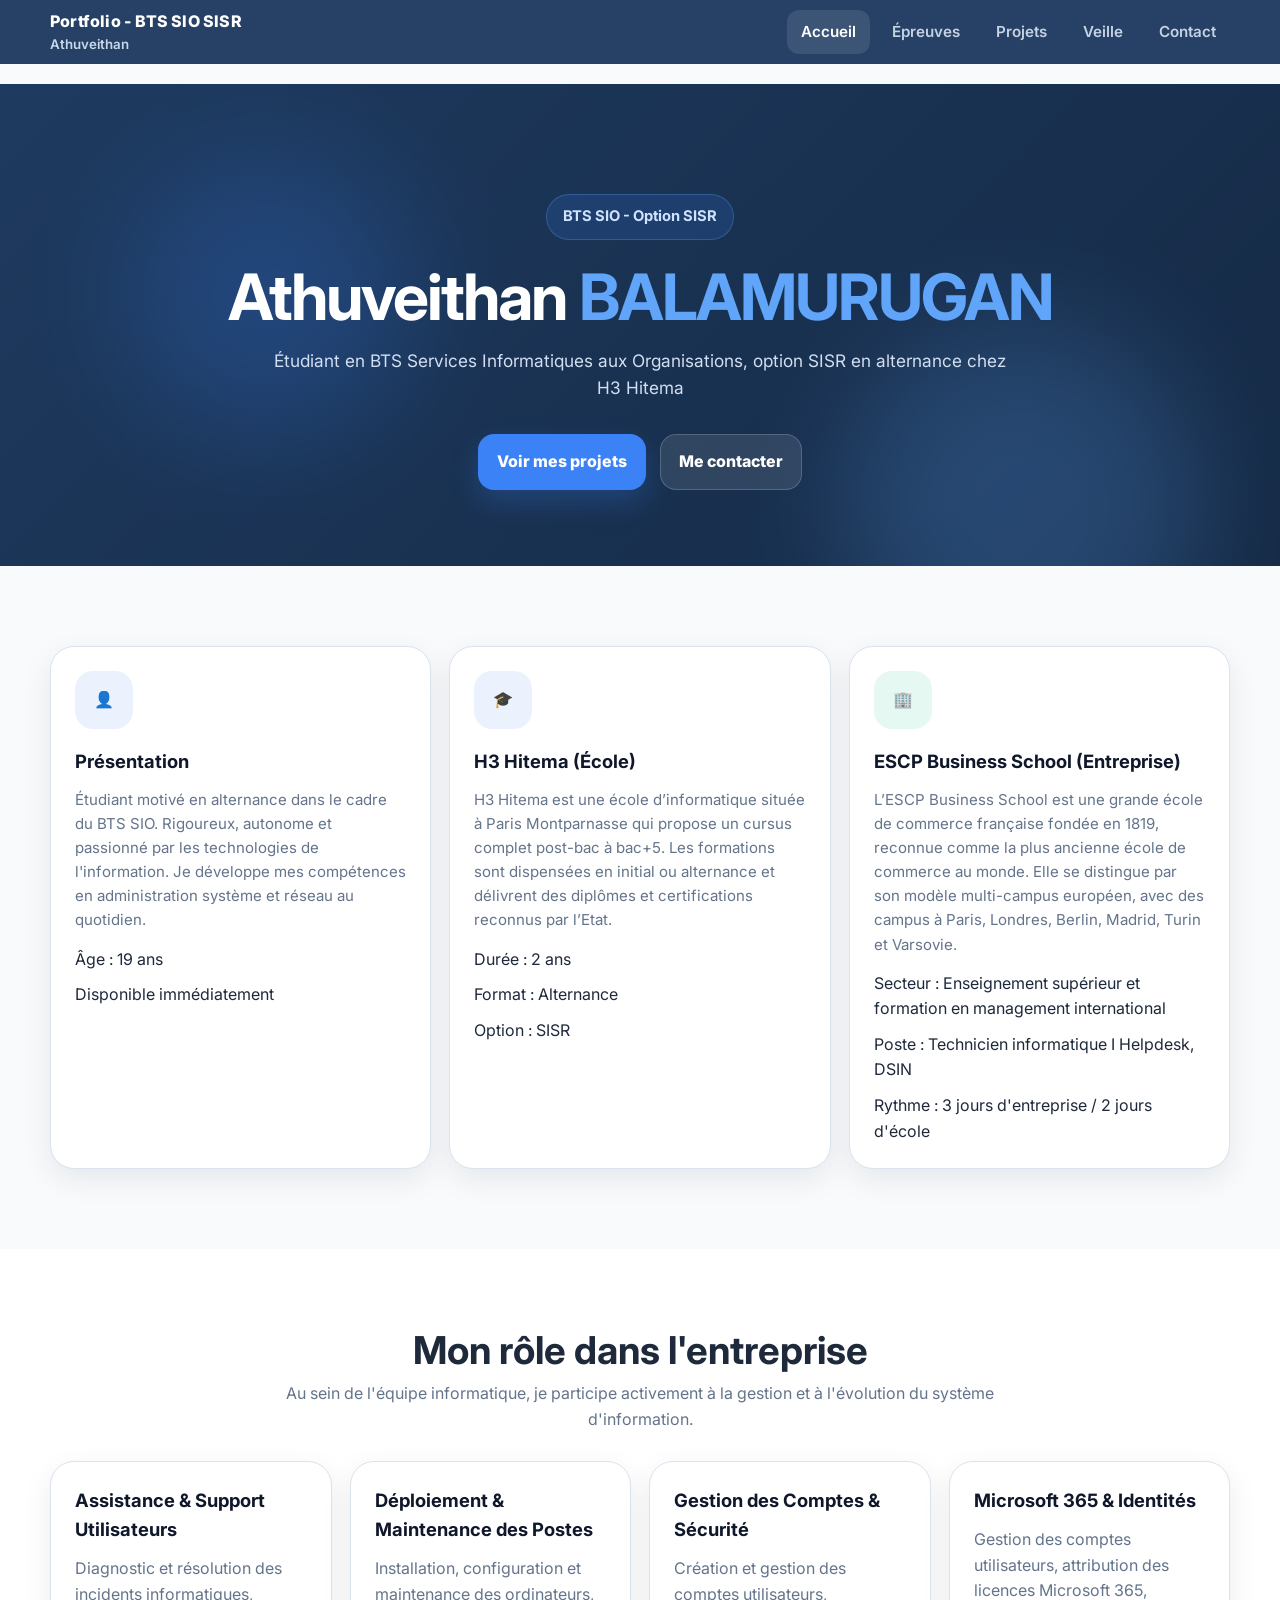
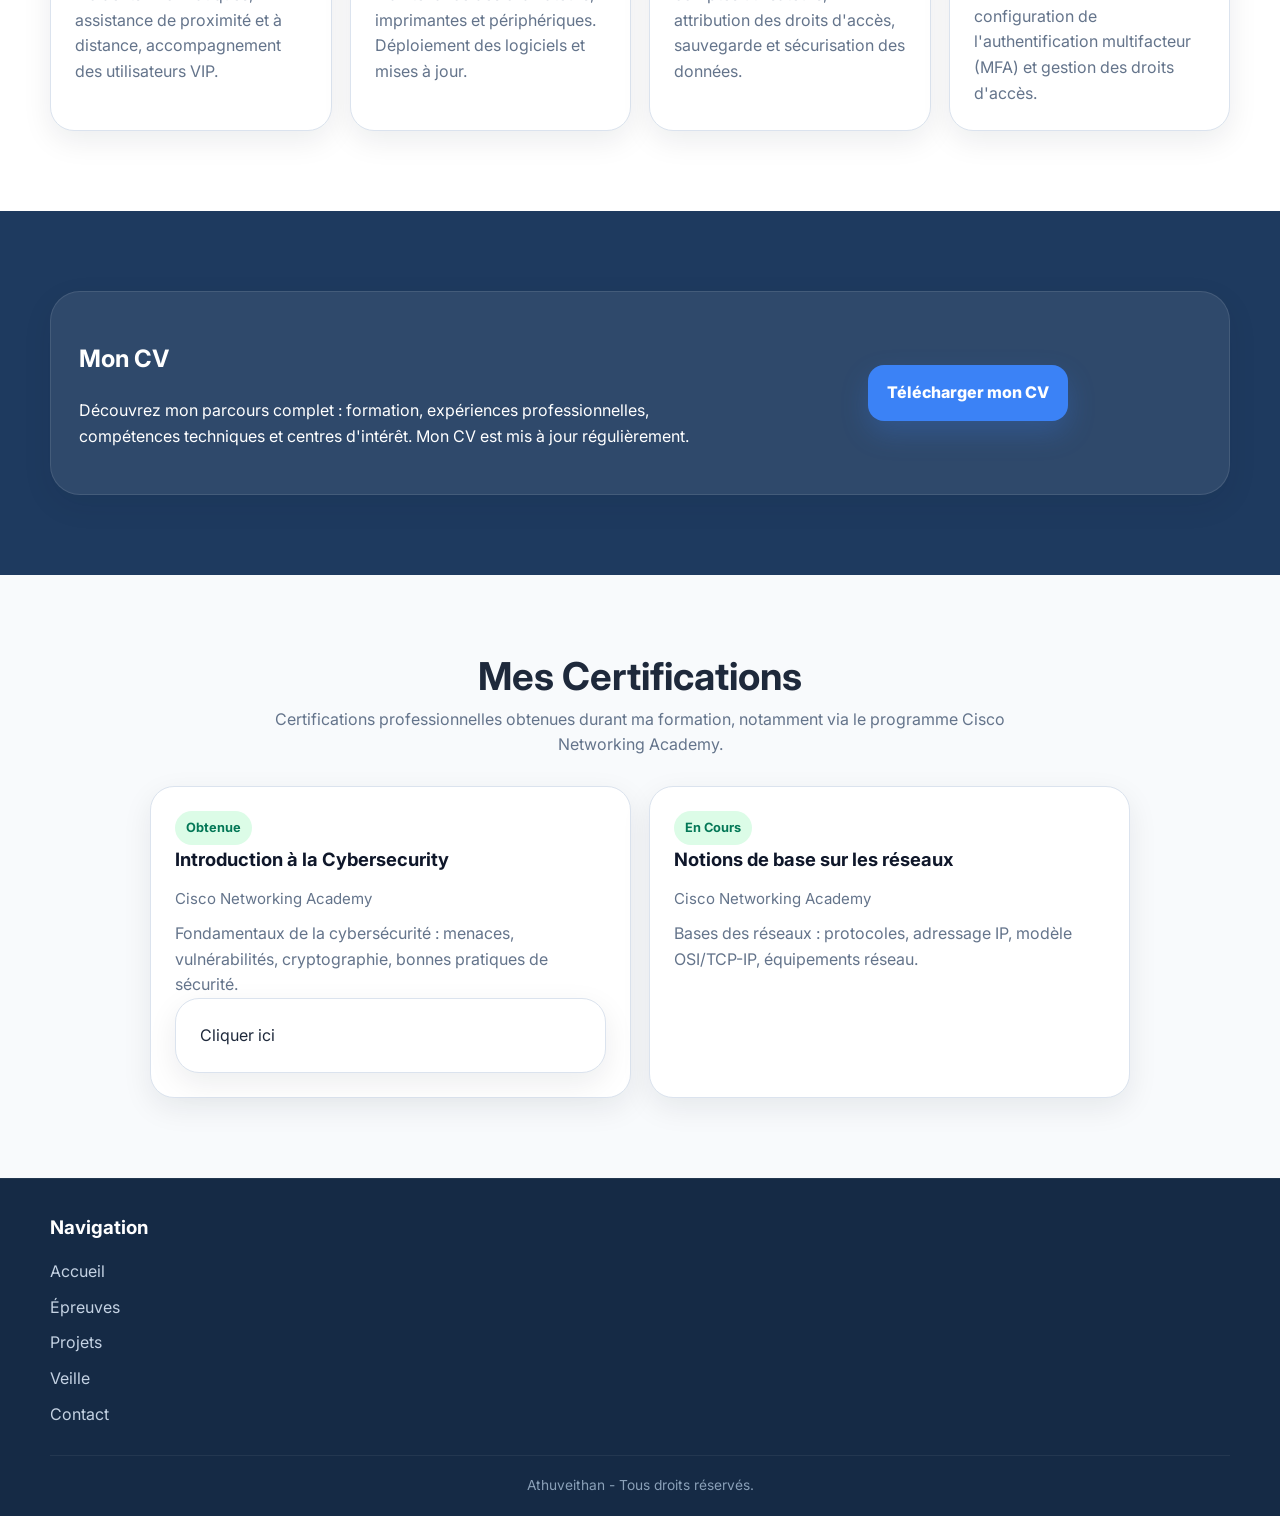
<file: index.html>
<!doctype html>
<html lang="fr">
<head>
  <meta charset="UTF-8">
  <meta name="viewport" content="width=device-width, initial-scale=1.0">
  <title>Athuveithan - Accueil</title>
  <link rel="preconnect" href="https://fonts.googleapis.com">
  <link rel="preconnect" href="https://fonts.gstatic.com" crossorigin>
  <link href="https://fonts.googleapis.com/css2?family=Inter:wght@300;400;500;600;700;800;900&display=swap" rel="stylesheet">
  <link rel="stylesheet" href="assets/css/style.css">
  <script defer src="assets/js/script.js"></script>
</head>
<body data-page="index">

<header class="navbar">
  <div class="container inner">
    <a class="brand" href="index.html">
      <div class="text">Portfolio - BTS SIO SISR<small>Athuveithan</small></div>
    </a>
    <nav class="menu desktop">
      <a data-nav="index" href="index.html">Accueil</a>
      <a data-nav="epreuves" href="epreuves.html">Épreuves</a>
      <a data-nav="projets" href="projets.html">Projets</a>
      <a data-nav="veille" href="veille.html">Veille</a>
      <a data-nav="contact" href="contact.html">Contact</a>
    </nav>
    <button class="burger" data-burger>☰</button>
  </div>
    <button class="burger" data-burger>☰</button>
  </div>
  <div class="mobile-nav" data-mobile-nav>
    <div class="container">
      <nav class="menu">
        <a data-nav="index" href="index.html">Accueil</a>
        <a data-nav="epreuves" href="epreuves.html">Épreuves</a>
        <a data-nav="projets" href="projets.html">Projets</a>
        <a data-nav="veille" href="veille.html">Veille</a>
        <a data-nav="contact" href="contact.html">Contact</a>
      </nav>
    </div>
  </div>
</header>
<div class="spacer"></div>

<section class="hero">
  <div class="orbs"></div>
  <div class="container center" style="position:relative;z-index:1">
    <div class="pill">BTS SIO - Option SISR</div>
    <h1>Athuveithan <span style="color:var(--accent-light)">BALAMURUGAN</span></h1>
    <p>Étudiant en BTS Services Informatiques aux Organisations, option SISR en alternance chez H3 Hitema</p>
    <div class="actions">
      <a class="btn primary" href="projets.html">Voir mes projets</a>
      <a class="btn ghost" href="contact.html">Me contacter</a>
    </div>
  </div>
</section>

<section class="section section-bg-soft">
  <div class="container">
    <div class="grid-3">
      <article class="card">
        <div class="icon-box primary">👤</div>
        <h3>Présentation</h3>
        <p class="text-small">Étudiant motivé en alternance dans le cadre du BTS SIO. Rigoureux, autonome et passionné par les technologies de l'information. Je développe mes compétences en administration système et réseau au quotidien.</p>
        <div class="list" style="margin-top:14px">
          <div>Âge : 19 ans</div>
          <div>Disponible immédiatement</div>
        </div>
      </article>
      <article class="card">
        <div class="icon-box accent">🎓</div>
        <h3>H3 Hitema (École)</h3>
        <p class="text-small">H3 Hitema est une école d’informatique située à Paris Montparnasse qui propose un cursus complet post-bac à bac+5. Les formations sont dispensées en initial ou alternance et délivrent des diplômes et certifications reconnus par l’Etat.</p>
        <div class="list" style="margin-top:14px">
          <div>Durée : 2 ans</div>
          <div>Format : Alternance</div>
          <div>Option : SISR</div>
        </div>
      </article>
      <article class="card">
        <div class="icon-box green">🏢</div>
        <h3>ESCP Business School (Entreprise)</h3>
        <p class="text-small">L’ESCP Business School est une grande école de commerce française fondée en 1819, reconnue comme la plus ancienne école de commerce au monde. Elle se distingue par son modèle multi-campus européen, avec des campus à Paris, Londres, Berlin, Madrid, Turin et Varsovie.</p>
        <div class="list" style="margin-top:14px">
          <div>Secteur : Enseignement supérieur et formation en management international</div>
          <div>Poste : Technicien informatique I Helpdesk, DSIN</div>
          <div>Rythme : 3 jours d'entreprise / 2 jours d'école</div>
        </div>
      </article>
    </div>
  </div>
</section>

<section class="section soft">
  <div class="container">
    <div class="section-head">
      <h2>Mon rôle dans l'entreprise</h2>
      <p>Au sein de l'équipe informatique, je participe activement à la gestion et à l'évolution du système d'information.</p>
    </div>
    <div class="grid-4">
      <div class="card"><h3>Assistance & Support Utilisateurs</h3><p>Diagnostic et résolution des incidents informatiques, assistance de proximité et à distance, accompagnement des utilisateurs VIP.</p></div>
      <div class="card"><h3>Déploiement & Maintenance des Postes</h3><p>Installation, configuration et maintenance des ordinateurs, imprimantes et périphériques. Déploiement des logiciels et mises à jour.</p></div>
      <div class="card"><h3>Gestion des Comptes & Sécurité</h3><p>Création et gestion des comptes utilisateurs, attribution des droits d'accès, sauvegarde et sécurisation des données.</p></div>
      <div class="card"><h3>Microsoft 365 & Identités</h3><p>Gestion des comptes utilisateurs, attribution des licences Microsoft 365, configuration de l'authentification multifacteur (MFA) et gestion des droits d'accès.</p></div>
    </div>
  </div>
</section>

<section class="section section-bg-primary">
  <div class="container">
    <div class="split panel dark pad" style="padding:28px">
      <div>
        <h2>Mon CV</h2>
        <p>Découvrez mon parcours complet : formation, expériences professionnelles, compétences techniques et centres d'intérêt. Mon CV est mis à jour régulièrement.</p>
      </div>
      <div style="display:flex;justify-content:center;align-items:center">
        <a class="btn primary" href="https://drive.google.com/file/d/1GjUPiR3jnZVGfM87Vt6xc9CWl4hnMm9b/view?usp=drive_link" download;style="background:#fff;color:var(--primary)">Télécharger mon CV</a>
      </div>
    </div>
  </div>
</section>

<section class="section section-bg-soft">
  <div class="container">
    <div class="section-head">
      <h2>Mes Certifications</h2>
      <p>Certifications professionnelles obtenues durant ma formation, notamment via le programme Cisco Networking Academy.</p>
    </div>
    <div class="grid-2" style="max-width:980px;margin:0 auto">
      <div class="card"><div class="meta" style="justify-content:space-between"><span class="chip green" style="background:#dcfce7;color:#047857">Obtenue</span></div><h3>Introduction à la Cybersecurity</h3><p class="text-small">Cisco Networking Academy</p><p style="margin-top:10px">Fondamentaux de la cybersécurité : menaces, vulnérabilités, cryptographie, bonnes pratiques de sécurité.</p><div class="card" onclick="window.open('https://www.credly.com/badges/10f3052a-be3d-4d53-9b45-129e3c04a3e7/public_url', '_blank')" style="cursor:pointer;">Cliquer ici</div></div> 
      <div class="card"><div class="meta" style="justify-content:space-between"><span class="chip green" style="background:#dcfce7;color:#047857">En Cours</span></div><h3>Notions de base sur les réseaux</h3><p class="text-small">Cisco Networking Academy</p><p style="margin-top:10px">Bases des réseaux : protocoles, adressage IP, modèle OSI/TCP-IP, équipements réseau.</p></div>
    </div>
  </div>
</section>

<footer class="footer">
  <div class="container">
    <div class="columns">
      <div>
        <h3>Navigation</h3>
        <ul>
          <li><a href="index.html">Accueil</a></li>
          <li><a href="epreuves.html">Épreuves</a></li>
          <li><a href="projets.html">Projets</a></li>
          <li><a href="veille.html">Veille</a></li>
          <li><a href="contact.html">Contact</a></li>
        </ul>
      </div>
    </div>
    <div class="bottom">Athuveithan - Tous droits réservés.</div>
  </div>
</footer>
</body></html>
</file>
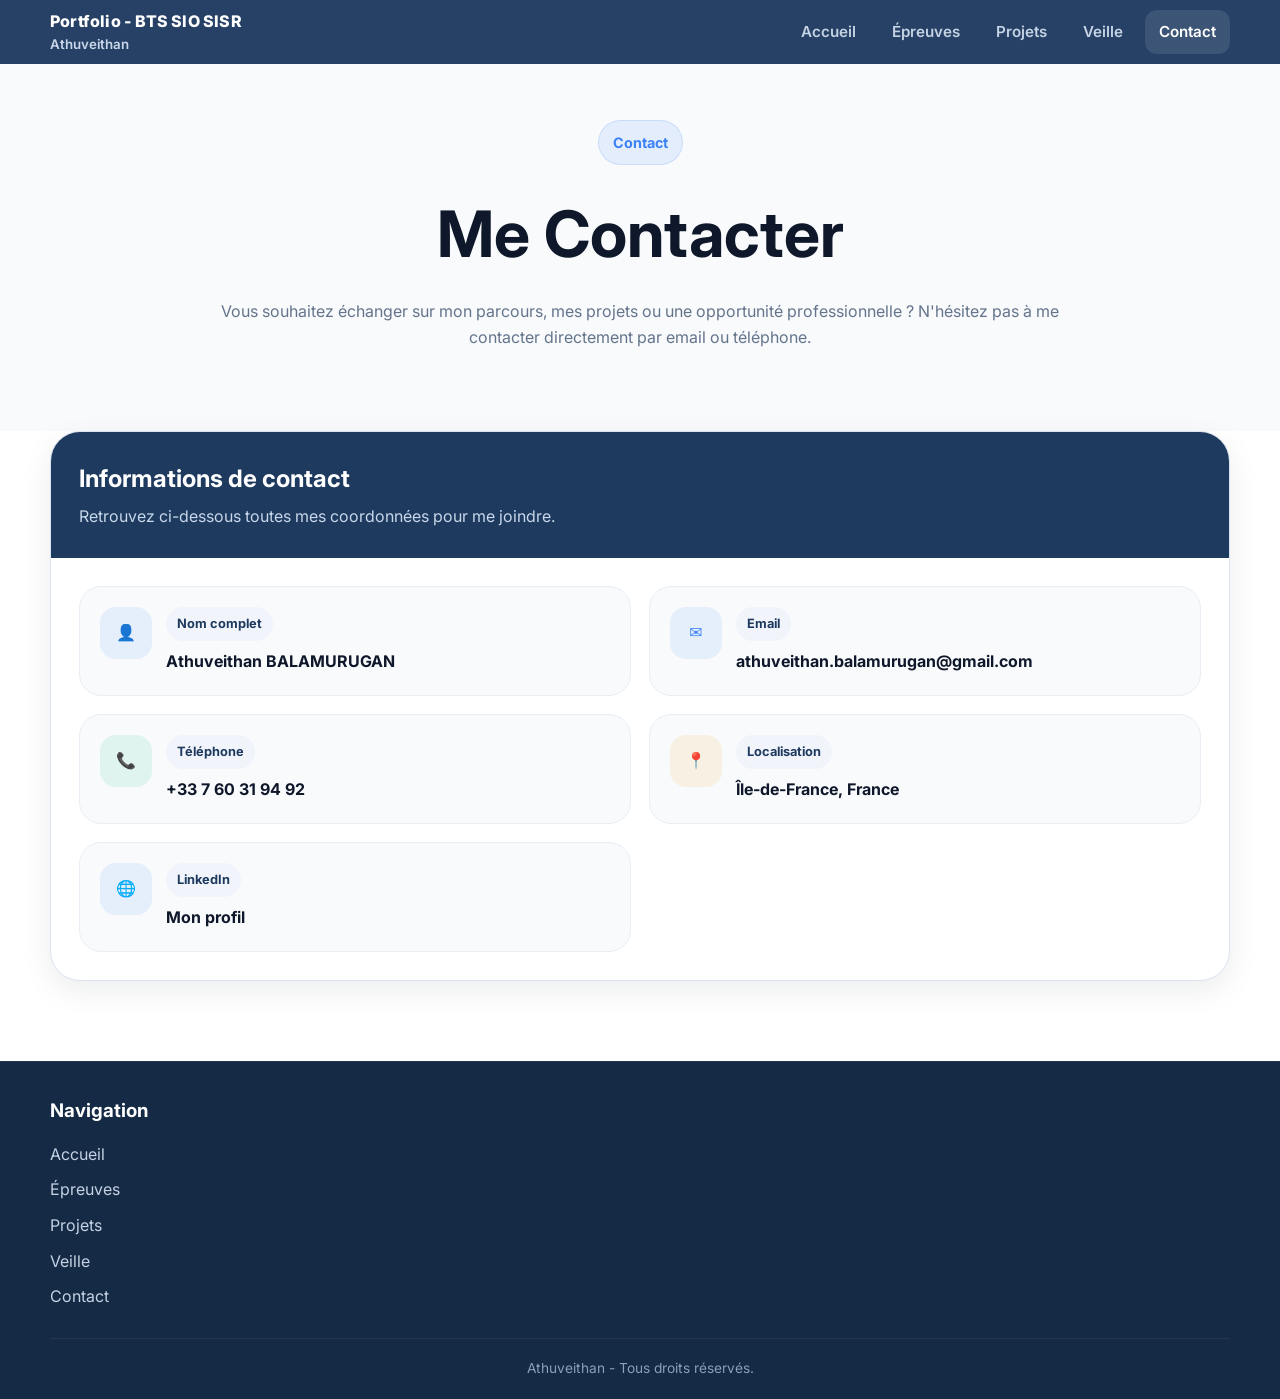
<file: contact.html>
<!doctype html>
<html lang="fr">
<head>
  <meta charset="UTF-8">
  <meta name="viewport" content="width=device-width, initial-scale=1.0">
  <title>Athuveithan - Contact</title>
  <link rel="preconnect" href="https://fonts.googleapis.com">
  <link rel="preconnect" href="https://fonts.gstatic.com" crossorigin>
  <link href="https://fonts.googleapis.com/css2?family=Inter:wght@300;400;500;600;700;800;900&display=swap" rel="stylesheet">
  <link rel="stylesheet" href="assets/css/style.css">
  <script defer src="assets/js/script.js"></script>
</head>
<body data-page="contact">

<header class="navbar">
  <div class="container inner">
    <a class="brand" href="index.html">
      <div class="text">Portfolio - BTS SIO SISR<small>Athuveithan</small></div>
    </a>
    <nav class="menu desktop">
      <a data-nav="index" href="index.html">Accueil</a>
      <a data-nav="epreuves" href="epreuves.html">Épreuves</a>
      <a data-nav="projets" href="projets.html">Projets</a>
      <a data-nav="veille" href="veille.html">Veille</a>
      <a data-nav="contact" href="contact.html">Contact</a>
    </nav>
    <button class="burger" data-burger>☰</button>
  </div>
    <button class="burger" data-burger>☰</button>
  </div>
  <div class="mobile-nav" data-mobile-nav>
    <div class="container">
      <nav class="menu">
        <a data-nav="index" href="index.html">Accueil</a>
        <a data-nav="epreuves" href="epreuves.html">Épreuves</a>
        <a data-nav="projets" href="projets.html">Projets</a>
        <a data-nav="veille" href="veille.html">Veille</a>
        <a data-nav="contact" href="contact.html">Contact</a>
      </nav>
    </div>
  </div>
</header>
<div class="spacer"></div>

<section class="section section-bg-soft" style="padding-top:36px">
  <div class="container center">
    <div class="badge">Contact</div>
    <h1 style="font-size:clamp(2.4rem,5vw,4rem);margin:18px 0 14px;color:#0f172a">Me Contacter</h1>
    <p style="max-width:900px;margin:0 auto;color:var(--muted)">Vous souhaitez échanger sur mon parcours, mes projets ou une opportunité professionnelle ? N'hésitez pas à me contacter directement par email ou téléphone.</p>
  </div>
</section>

<section class="section soft" style="padding-top:0">
  <div class="container">
    <div class="panel pad" style="padding:0;overflow:hidden">
      <div style="background:var(--primary);color:#fff;padding:28px">
        <h2 style="margin:0 0 6px">Informations de contact</h2>
        <p style="margin:0;color:#c8d7ea">Retrouvez ci-dessous toutes mes coordonnées pour me joindre.</p>
      </div>
      <div style="padding:28px">
        <div class="contact-grid">
          <div class="contact-item"><div class="bubble primary">👤</div><div><div class="chip" style="margin-bottom:8px">Nom complet</div><div style="font-weight:700;color:#0f172a">Athuveithan BALAMURUGAN</div></div></div>
          <div class="contact-item"><div class="bubble accent">✉️</div><div><div class="chip" style="margin-bottom:8px">Email</div><div style="font-weight:700;color:#0f172a">athuveithan.balamurugan@gmail.com</div></div></div>
          <div class="contact-item"><div class="bubble green">📞</div><div><div class="chip" style="margin-bottom:8px">Téléphone</div><div style="font-weight:700;color:#0f172a">+33 7 60 31 94 92</div></div></div>
          <div class="contact-item"><div class="bubble amber">📍</div><div><div class="chip" style="margin-bottom:8px">Localisation</div><div style="font-weight:700;color:#0f172a">Île-de-France, France</div></div></div>
          <a class="contact-item" href="https://www.linkedin.com/in/athuveithan-balamurugan-00499837a" target="_blank" rel="noopener noreferrer" style="display:flex;align-items:flex-start;justify-content:space-between;gap:14px"><div style="display:flex;align-items:flex-start;gap:14px"><div class="bubble primary">🌐</div><div><div class="chip" style="margin-bottom:8px">LinkedIn</div><div style="font-weight:700;color:#0f172a">Mon profil</div></div></div></a>
    </div>
  </div>
</section>

<footer class="footer">
  <div class="container">
    <div class="columns">
      <div>
        <h3>Navigation</h3>
        <ul>
          <li><a href="index.html">Accueil</a></li>
          <li><a href="epreuves.html">Épreuves</a></li>
          <li><a href="projets.html">Projets</a></li>
          <li><a href="veille.html">Veille</a></li>
          <li><a href="contact.html">Contact</a></li>
        </ul>
      </div>
    </div>
    <div class="bottom">Athuveithan - Tous droits réservés.</div>
  </div>
</footer>
</body></html>
</file>
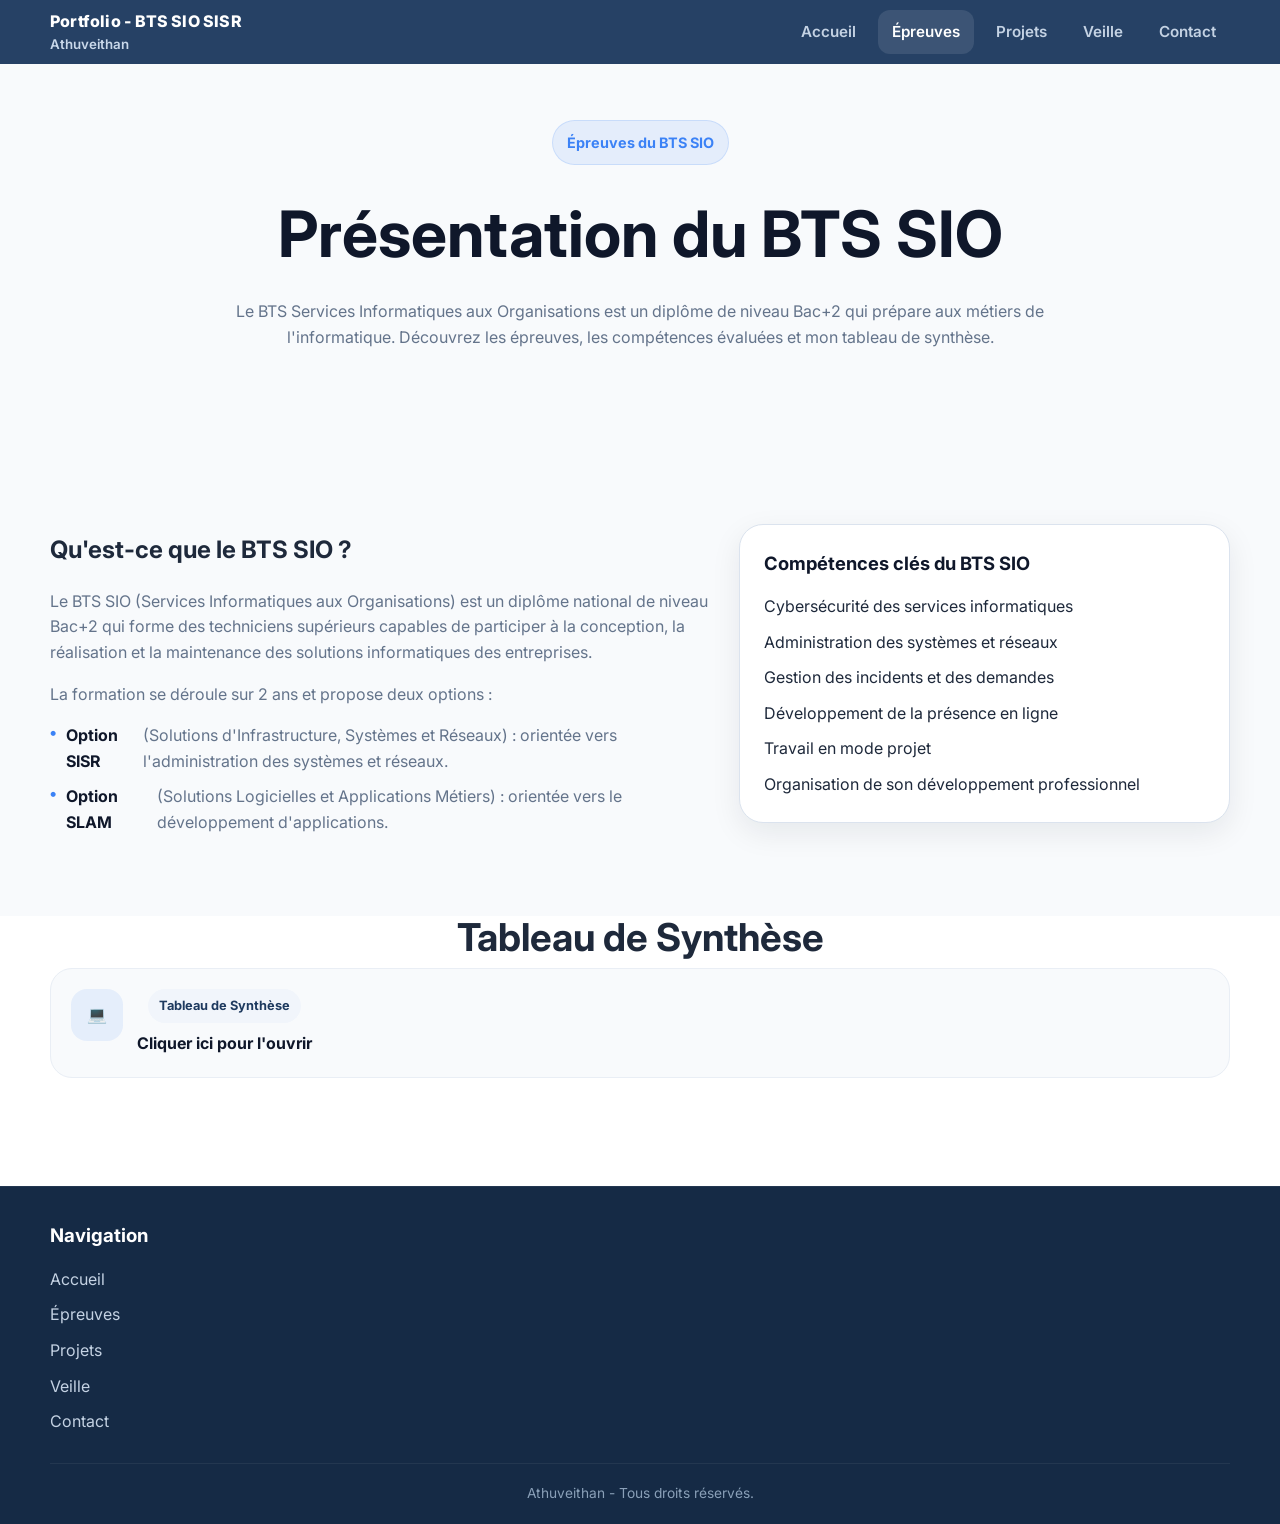
<file: epreuves.html>
<!doctype html>
<html lang="fr">
<head>
  <meta charset="UTF-8">
  <meta name="viewport" content="width=device-width, initial-scale=1.0">
  <title>Athuveithan - Épreuves</title>
  <link rel="preconnect" href="https://fonts.googleapis.com">
  <link rel="preconnect" href="https://fonts.gstatic.com" crossorigin>
  <link href="https://fonts.googleapis.com/css2?family=Inter:wght@300;400;500;600;700;800;900&display=swap" rel="stylesheet">
  <link rel="stylesheet" href="assets/css/style.css">
  <script defer src="assets/js/script.js"></script>
</head>
<body data-page="epreuves">

<header class="navbar">
  <div class="container inner">
    <a class="brand" href="index.html">
      <div class="text">Portfolio - BTS SIO SISR<small>Athuveithan</small></div>
    </a>
    <nav class="menu desktop">
      <a data-nav="index" href="index.html">Accueil</a>
      <a data-nav="epreuves" href="epreuves.html">Épreuves</a>
      <a data-nav="projets" href="projets.html">Projets</a>
      <a data-nav="veille" href="veille.html">Veille</a>
      <a data-nav="contact" href="contact.html">Contact</a>
    </nav>
    <button class="burger" data-burger>☰</button>
  </div>
  <div class="mobile-nav" data-mobile-nav>
    <div class="container">
      <nav class="menu">
        <a data-nav="index" href="index.html">Accueil</a>
        <a data-nav="epreuves" href="epreuves.html">Épreuves</a>
        <a data-nav="projets" href="projets.html">Projets</a>
        <a data-nav="veille" href="veille.html">Veille</a>
        <a data-nav="contact" href="contact.html">Contact</a>
      </nav>
    </div>
  </div>
</header>
<div class="spacer"></div>

<section class="section section-bg-soft" style="padding-top:36px">
  <div class="container center">
    <div class="badge">Épreuves du BTS SIO</div>
    <h1 style="font-size:clamp(2.4rem,5vw,4rem);margin:18px 0 14px;color:#0f172a">Présentation du BTS SIO</h1>
    <p style="max-width:860px;margin:0 auto;color:var(--muted)">Le BTS Services Informatiques aux Organisations est un diplôme de niveau Bac+2 qui prépare aux métiers de l'informatique. Découvrez les épreuves, les compétences évaluées et mon tableau de synthèse.</p>
  </div>
</section>

<section class="section section-bg-soft">
  <div class="container split" style="align-items:center">
    <div>
      <h2>Qu'est-ce que le BTS SIO ?</h2>
      <div class="muted">
        <p>Le BTS SIO (Services Informatiques aux Organisations) est un diplôme national de niveau Bac+2 qui forme des techniciens supérieurs capables de participer à la conception, la réalisation et la maintenance des solutions informatiques des entreprises.</p>
        <p>La formation se déroule sur 2 ans et propose deux options :</p>
        <ul class="list">
          <li><strong style="color:#0f172a">Option SISR</strong> (Solutions d'Infrastructure, Systèmes et Réseaux) : orientée vers l'administration des systèmes et réseaux.</li>
          <li><strong style="color:#0f172a">Option SLAM</strong> (Solutions Logicielles et Applications Métiers) : orientée vers le développement d'applications.</li>
        </ul>
      </div>
    </div>
    <div class="card">
      <h3>Compétences clés du BTS SIO</h3>
      <div class="list" style="margin-top:16px">
        <div>Cybersécurité des services informatiques</div>
        <div>Administration des systèmes et réseaux</div>
        <div>Gestion des incidents et des demandes</div>
        <div>Développement de la présence en ligne</div>
        <div>Travail en mode projet</div>
        <div>Organisation de son développement professionnel</div>
      </div>
    </div>
  </div>
</section>


<section class="section soft" style="padding-top:0">
  <div class="container">
    <div class="section-head">
      <h2>Tableau de Synthèse</h2>
      <a class="contact-item" href="https://docs.google.com/spreadsheets/d/1Zg17cMqpMuFQ_Waj0k4v3a5KeVHaVWCUSObmd6skOls/edit?usp=sharing" target="_blank" rel="noopener noreferrer" style="display:flex;align-items:flex-start;justify-content:space-between;gap:14px"><div style="display:flex;align-items:flex-start;gap:14px"><div class="bubble primary">💻</div><div><div class="chip" style="margin-bottom:8px">Tableau de Synthèse</div><div style="font-weight:700;color:#0f172a">Cliquer ici pour l'ouvrir</div></div></div></a>
    </div>
</section>

<footer class="footer">
  <div class="container">
    <div class="columns">
      <div>
        <h3>Navigation</h3>
        <ul>
          <li><a href="index.html">Accueil</a></li>
          <li><a href="epreuves.html">Épreuves</a></li>
          <li><a href="projets.html">Projets</a></li>
          <li><a href="veille.html">Veille</a></li>
          <li><a href="contact.html">Contact</a></li>
        </ul>
      </div>
    </div>
    <div class="bottom">Athuveithan - Tous droits réservés.</div>
  </div>
</footer>
</body></html>
</file>
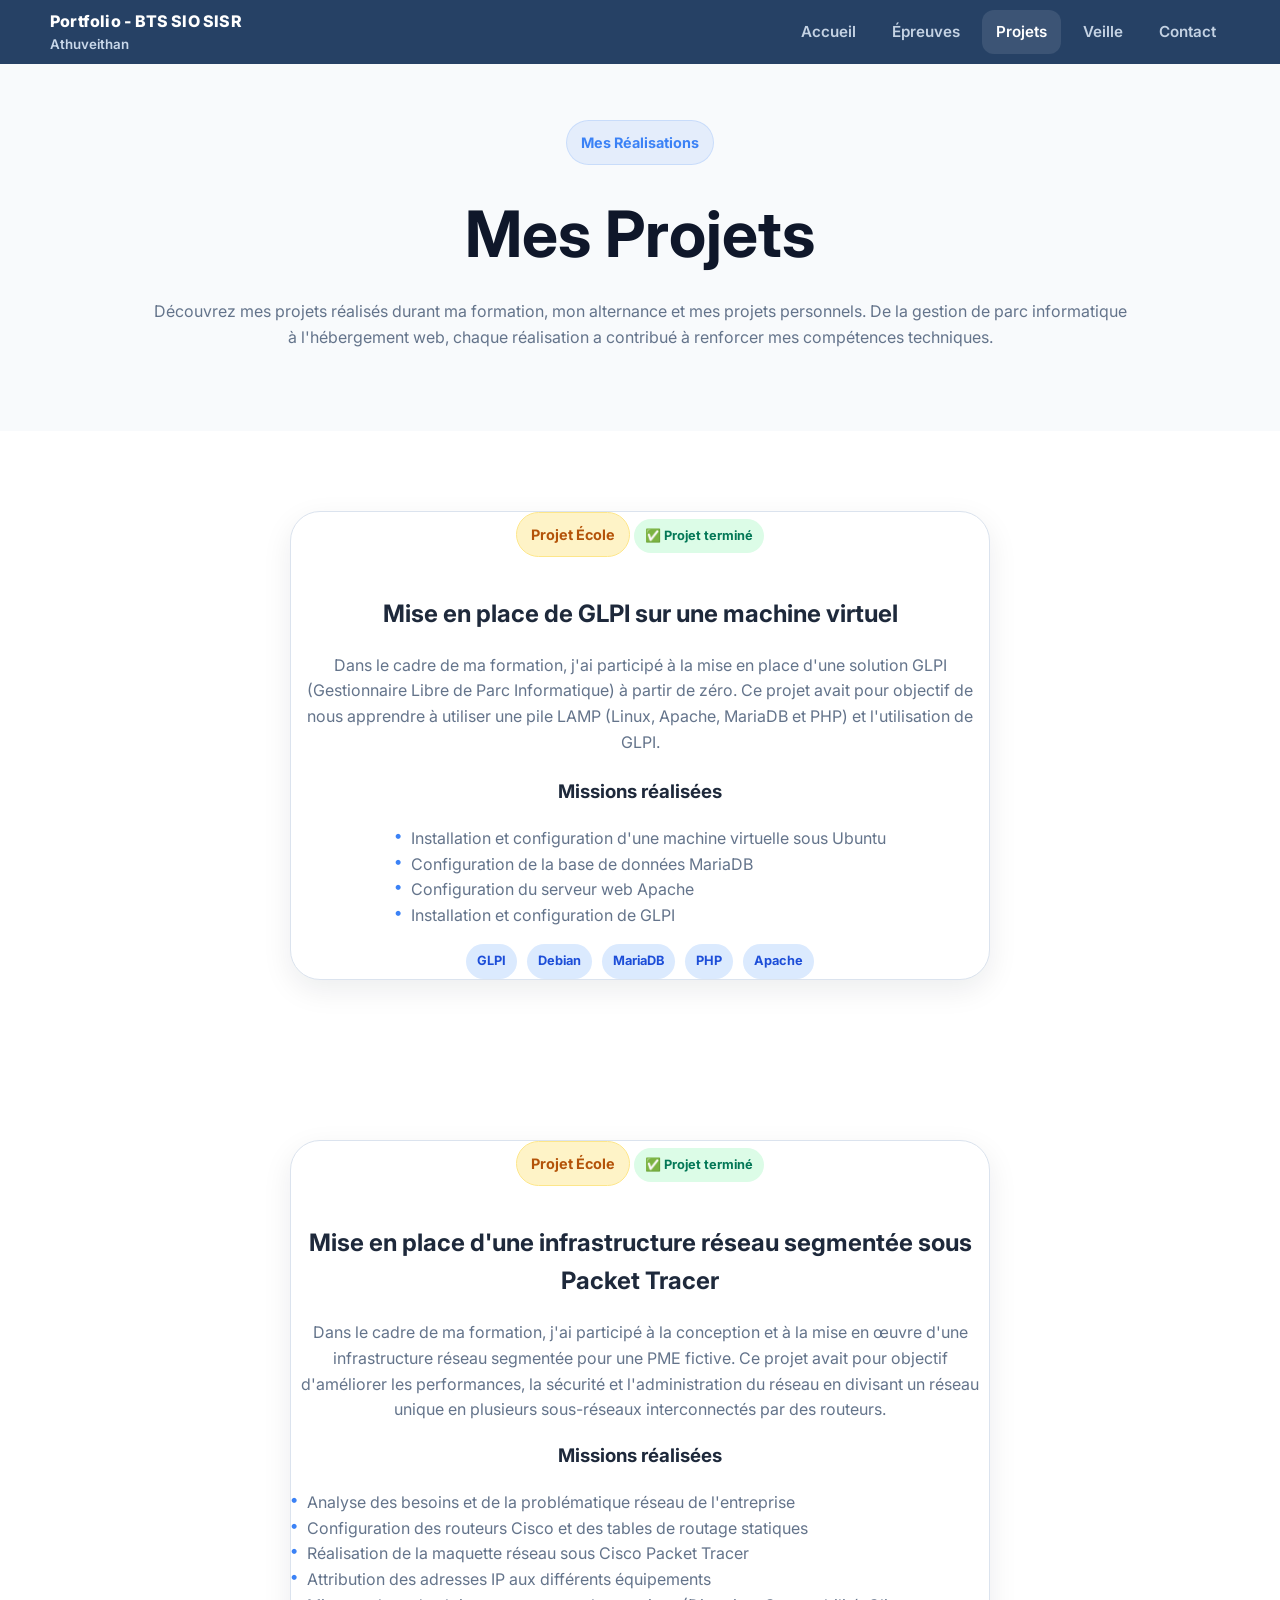
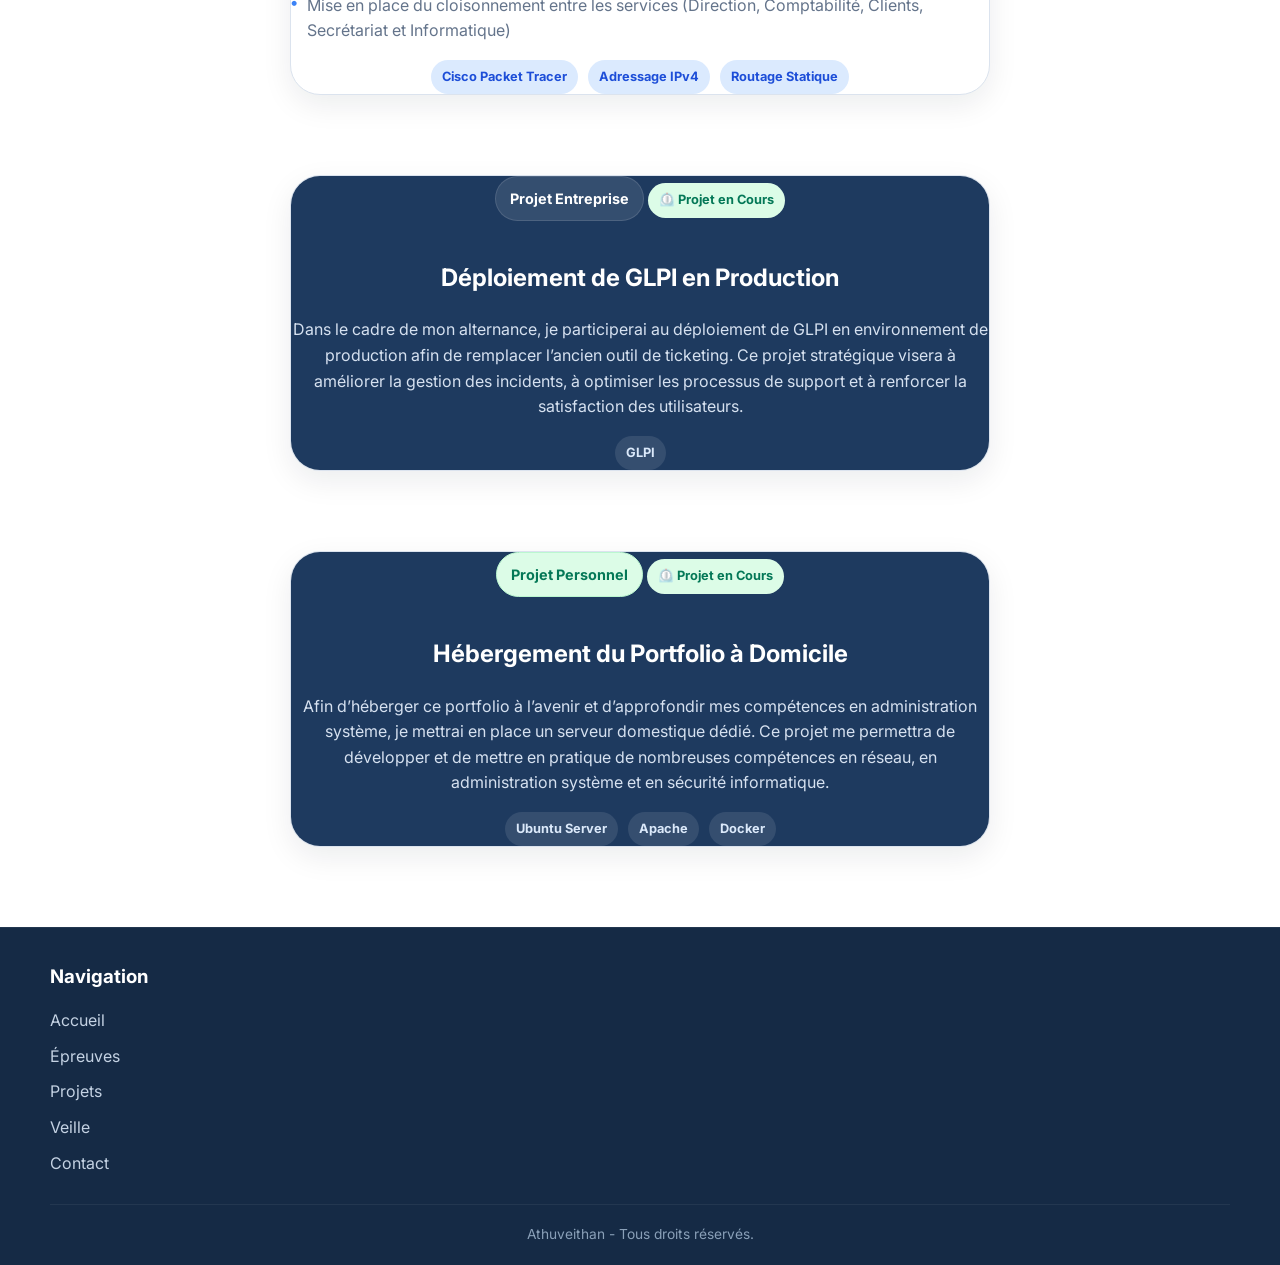
<file: projets.html>
<!doctype html>
<html lang="fr">
<head>
  <meta charset="UTF-8">
  <meta name="viewport" content="width=device-width, initial-scale=1.0">
  <title>Athuveithan - Projets</title>
  <link rel="preconnect" href="https://fonts.googleapis.com">
  <link rel="preconnect" href="https://fonts.gstatic.com" crossorigin>
  <link href="https://fonts.googleapis.com/css2?family=Inter:wght@300;400;500;600;700;800;900&display=swap" rel="stylesheet">
  <link rel="stylesheet" href="assets/css/style.css">
  <script defer src="assets/js/script.js"></script>
</head>
<body data-page="projets">

<header class="navbar">
  <div class="container inner">
    <a class="brand" href="index.html">
      <div class="text">Portfolio - BTS SIO SISR<small>Athuveithan</small></div>
    </a>
    <nav class="menu desktop">
      <a data-nav="index" href="index.html">Accueil</a>
      <a data-nav="epreuves" href="epreuves.html">Épreuves</a>
      <a data-nav="projets" href="projets.html">Projets</a>
      <a data-nav="veille" href="veille.html">Veille</a>
      <a data-nav="contact" href="contact.html">Contact</a>
    </nav>
    <button class="burger" data-burger>☰</button>
  </div>
    <button class="burger" data-burger>☰</button>
  </div>
  <div class="mobile-nav" data-mobile-nav>
    <div class="container">
      <nav class="menu">
        <a data-nav="index" href="index.html">Accueil</a>
        <a data-nav="epreuves" href="epreuves.html">Épreuves</a>
        <a data-nav="projets" href="projets.html">Projets</a>
        <a data-nav="veille" href="veille.html">Veille</a>
        <a data-nav="contact" href="contact.html">Contact</a>
      </nav>
    </div>
  </div>
</header>
<div class="spacer"></div>

<section class="section section-bg-soft" style="padding-top:36px">
  <div class="container center">
    <div class="badge">Mes Réalisations</div>
    <h1 style="font-size:clamp(2.4rem,5vw,4rem);margin:18px 0 14px;color:#0f172a">Mes Projets</h1>
    <p style="max-width:980px;margin:0 auto;color:var(--muted)">Découvrez mes projets réalisés durant ma formation, mon alternance et mes projets personnels. De la gestion de parc informatique à l'hébergement web, chaque réalisation a contribué à renforcer mes compétences techniques.</p>
  </div>
</section>

<section class="section soft">
  <div class="container" style="display:flex;justify-content:center;">
    <div class="panel" style="width:min(100%,700px);overflow:hidden;">
      <div class="pad" style="text-align:center;">
        <div class="badge" style="margin-bottom:18px;background:#fef3c7;border-color:#fde68a;color:#b45309">Projet École</div>
        <div class="chip green" style="margin-bottom:16px">✅ Projet terminé</div>
        <h2>Mise en place de GLPI sur une machine virtuel</h2>
        <p class="muted">Dans le cadre de ma formation, j'ai participé à la mise en place d'une solution GLPI (Gestionnaire Libre de Parc Informatique) à partir de zéro. Ce projet avait pour objectif de nous apprendre à utiliser une pile LAMP (Linux, Apache, MariaDB et PHP) et l'utilisation de GLPI.</p>
        <h3 style="margin-top:22px">Missions réalisées</h3>
        <ul class="list" style="text-align:left;display:inline-block;">
          <li>Installation et configuration d'une machine virtuelle sous Ubuntu</li>
          <li>Configuration de la base de données MariaDB</li>
          <li>Configuration du serveur web Apache</li>
          <li>Installation et configuration de GLPI</li>
        </ul>
        <div style="margin-top:16px;display:flex;justify-content:center;flex-wrap:wrap;gap:10px">
          <span class="chip blue">GLPI</span><span class="chip blue">Debian</span><span class="chip blue">MariaDB</span><span class="chip blue">PHP</span><span class="chip blue">Apache</span>
        </div>
      </div>
    </div>
  </div>
</section>

<section class="section soft">
  <div class="container" style="display:flex;justify-content:center;">
    <div class="panel" style="width:min(100%,700px);overflow:hidden;">
      <div class="pad" style="text-align:center;">
        <div class="badge" style="margin-bottom:18px;background:#fef3c7;border-color:#fde68a;color:#b45309">Projet École</div>
        <div class="chip green" style="margin-bottom:16px">✅ Projet terminé</div>
        <h2>Mise en place d'une infrastructure réseau segmentée sous Packet Tracer</h2>
        <p class="muted">Dans le cadre de ma formation, j'ai participé à la conception et à la mise en œuvre d'une infrastructure réseau segmentée pour une PME fictive. Ce projet avait pour objectif d'améliorer les performances, la sécurité et l'administration du réseau en divisant un réseau unique en plusieurs sous-réseaux interconnectés par des routeurs.</p>
        <h3 style="margin-top:22p x">Missions réalisées</h3>
        <ul class="list" style="text-align:left;display:inline-block;">
          <li>Analyse des besoins et de la problématique réseau de l'entreprise</li>
          <li>Configuration des routeurs Cisco et des tables de routage statiques</li>
          <li>Réalisation de la maquette réseau sous Cisco Packet Tracer</li>
          <li>Attribution des adresses IP aux différents équipements</li>
          <li>Mise en place du cloisonnement entre les services (Direction, Comptabilité, Clients, Secrétariat et Informatique)</li>
        </ul>
        <div style="margin-top:16px;display:flex;justify-content:center;flex-wrap:wrap;gap:10px">
          <span class="chip blue">Cisco Packet Tracer</span><span class="chip blue">Adressage IPv4</span><span class="chip blue">Routage Statique</span>
        </div>
      </div>
    </div>
  </div>
</section>

<section class="section soft" style="padding-top:0">
  <div class="container" style="display:flex;justify-content:center;">
    <div class="panel" style="width:min(100%,700px);overflow:hidden;">
      <div class="pad" style="background:var(--primary);color:#fff;text-align:center;">
        <div class="badge dark" style="margin-bottom:18px">Projet Entreprise</div>
        <div class="chip green" style="margin-bottom:16px">⏲️ Projet en Cours </div>
        <h2>Déploiement de GLPI en Production</h2>
        <p style="color:#d6e1f0">Dans le cadre de mon alternance, je participerai au déploiement de GLPI en environnement de production afin de remplacer l’ancien outil de ticketing. Ce projet stratégique visera à améliorer la gestion des incidents, à optimiser les processus de support et à renforcer la satisfaction des utilisateurs.</p>
        <div style="margin-top:16px;display:flex;justify-content:center;flex-wrap:wrap;gap:10px">
          <span class="chip blue" style="background:rgba(255,255,255,.10);color:#dbe9fa">GLPI</span>
        </div>
      </div>
    </div>
  </div>
</section>

<section class="section soft" style="padding-top:0">
  <div class="container" style="display:flex;justify-content:center;">
    <div class="panel" style="width:min(100%,700px);overflow:hidden;">
      <div class="pad" style="background:var(--primary);color:#fff;text-align:center;">
        <div class="badge" style="margin-bottom:18px;background:#dcfce7;border-color:#bbf7d0;color:#047857">Projet Personnel</div>
        <div class="chip green" style="margin-bottom:16px">⏲️ Projet en Cours </div>
        <h2>Hébergement du Portfolio à Domicile</h2>
        <p style="color:#d6e1f0">Afin d’héberger ce portfolio à l’avenir et d’approfondir mes compétences en administration système, je mettrai en place un serveur domestique dédié. Ce projet me permettra de développer et de mettre en pratique de nombreuses compétences en réseau, en administration système et en sécurité informatique.</p>
        <div style="margin-top:16px;display:flex;justify-content:center;flex-wrap:wrap;gap:10px">
          <span class="chip blue"style="background:rgba(255,255,255,.10);color:#dbe9fa">Ubuntu Server</span><span class="chip blue"style="background:rgba(255,255,255,.10);color:#dbe9fa">Apache</span><span class="chip blue"style="background:rgba(255,255,255,.10);color:#dbe9fa">Docker</span>
      </div>
    </div>
  </div>
</section>

<footer class="footer">
  <div class="container">
    <div class="columns">
      <div>
        <h3>Navigation</h3>
        <ul>
          <li><a href="index.html">Accueil</a></li>
          <li><a href="epreuves.html">Épreuves</a></li>
          <li><a href="projets.html">Projets</a></li>
          <li><a href="veille.html">Veille</a></li>
          <li><a href="contact.html">Contact</a></li>
        </ul>
      </div>
    </div>
    <div class="bottom">Athuveithan - Tous droits réservés.</div>
  </div>
</footer>
</body></html>
</file>
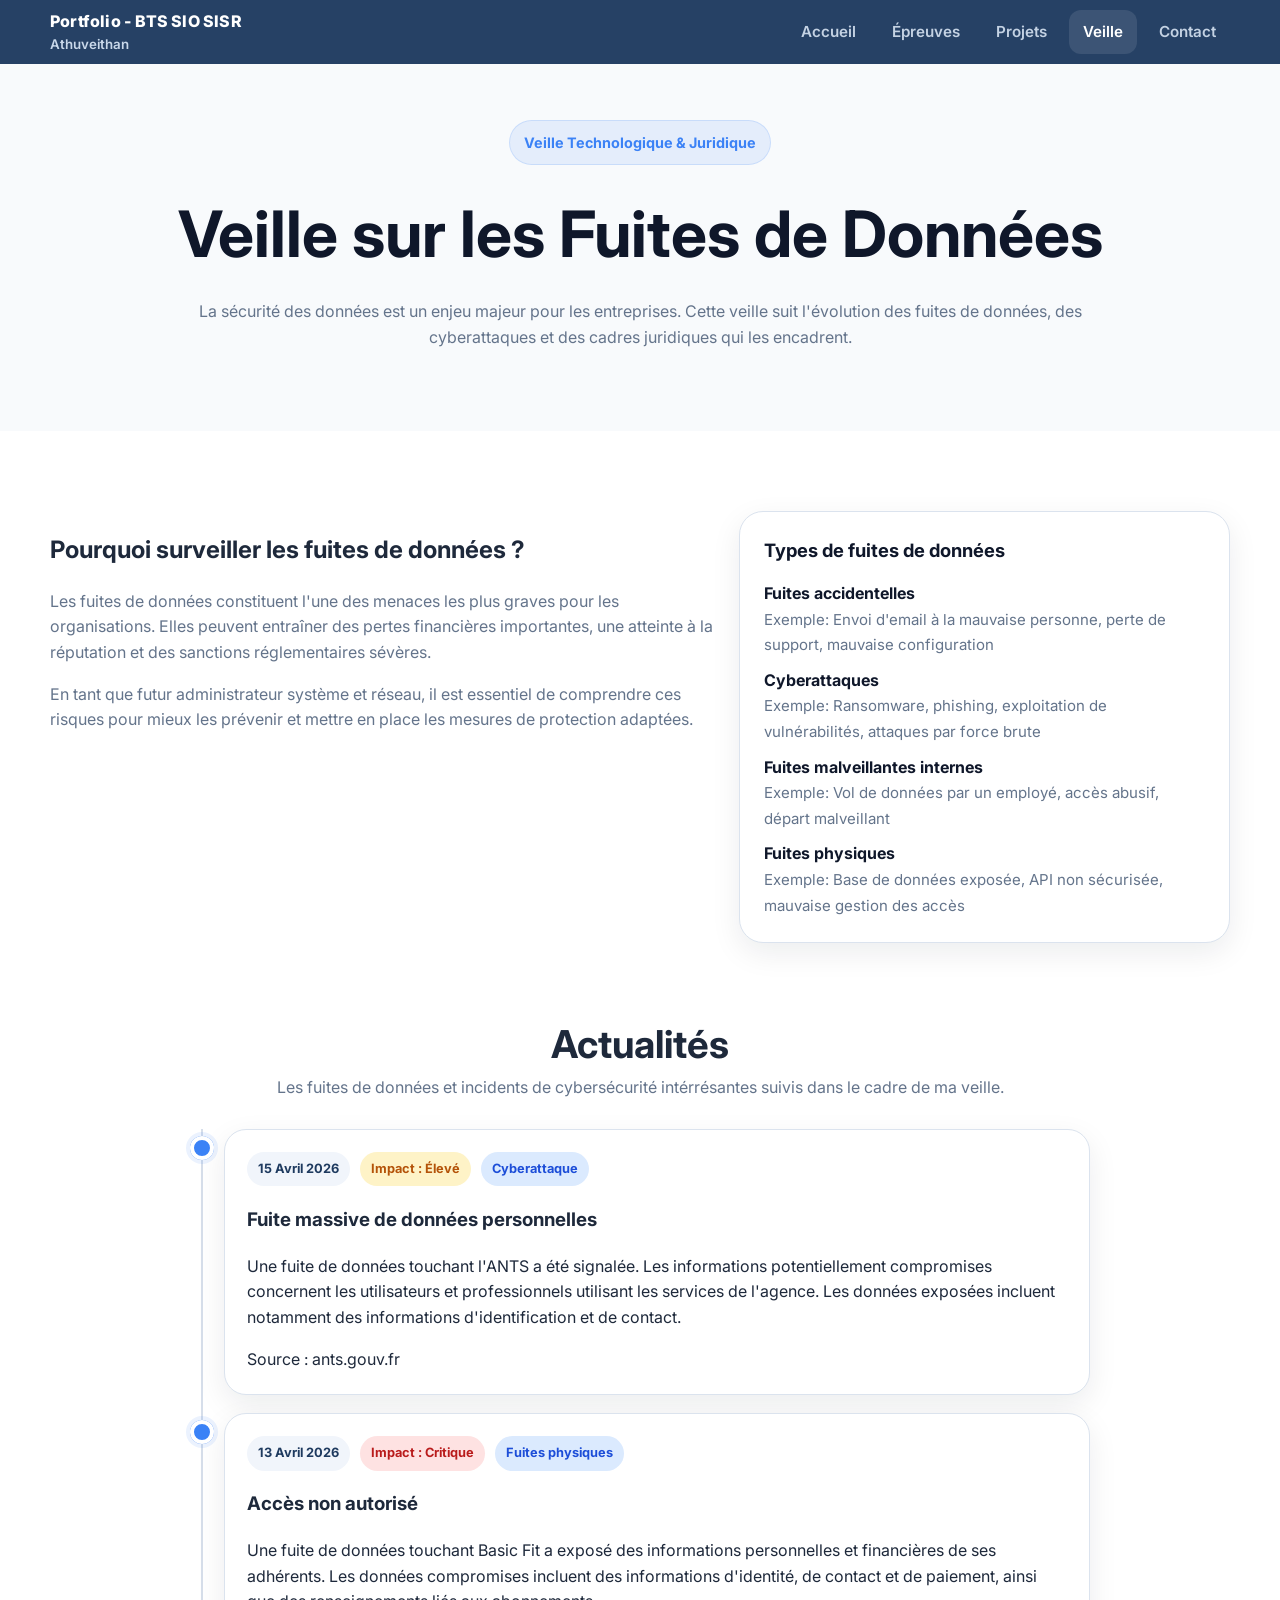
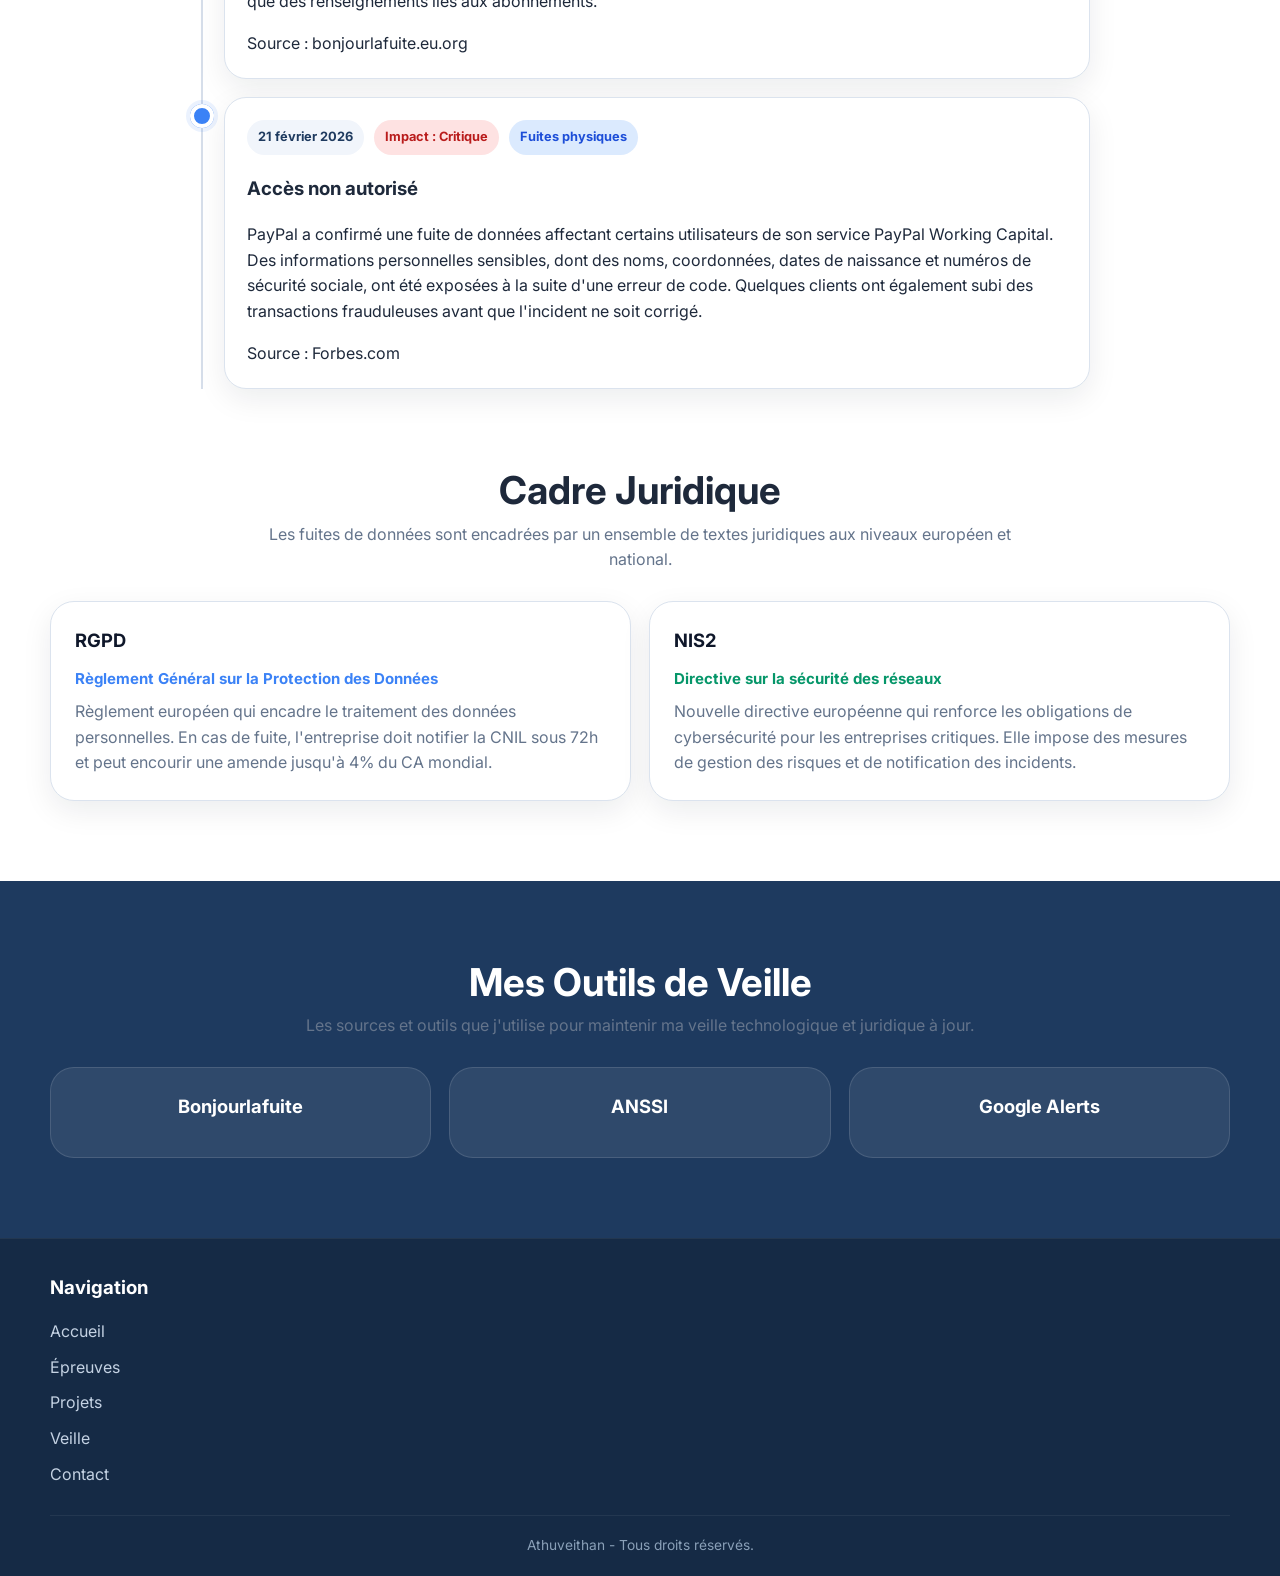
<file: veille.html>
<!doctype html>
<html lang="fr">
<head>
  <meta charset="UTF-8">
  <meta name="viewport" content="width=device-width, initial-scale=1.0">
  <title>Athuveithan - Veille</title>
  <link rel="preconnect" href="https://fonts.googleapis.com">
  <link rel="preconnect" href="https://fonts.gstatic.com" crossorigin>
  <link href="https://fonts.googleapis.com/css2?family=Inter:wght@300;400;500;600;700;800;900&display=swap" rel="stylesheet">
  <link rel="stylesheet" href="assets/css/style.css">
  <script defer src="assets/js/script.js"></script>
</head>
<body data-page="veille">

<header class="navbar">
  <div class="container inner">
    <a class="brand" href="index.html">
      <div class="text">Portfolio - BTS SIO SISR<small>Athuveithan</small></div>
    </a>
    <nav class="menu desktop">
      <a data-nav="index" href="index.html">Accueil</a>
      <a data-nav="epreuves" href="epreuves.html">Épreuves</a>
      <a data-nav="projets" href="projets.html">Projets</a>
      <a data-nav="veille" href="veille.html">Veille</a>
      <a data-nav="contact" href="contact.html">Contact</a>
    </nav>
    <button class="burger" data-burger>☰</button>
  </div>
    <button class="burger" data-burger>☰</button>
  </div>
  <div class="mobile-nav" data-mobile-nav>
    <div class="container">
      <nav class="menu">
        <a data-nav="index" href="index.html">Accueil</a>
        <a data-nav="epreuves" href="epreuves.html">Épreuves</a>
        <a data-nav="projets" href="projets.html">Projets</a>
        <a data-nav="veille" href="veille.html">Veille</a>
        <a data-nav="contact" href="contact.html">Contact</a>
      </nav>
    </div>
  </div>
</header>
<div class="spacer"></div>

<section class="section section-bg-soft" style="padding-top:36px">
  <div class="container center">
    <div class="badge">Veille Technologique & Juridique</div>
    <h1 style="font-size:clamp(2.4rem,5vw,4rem);margin:18px 0 14px;color:#0f172a">Veille sur les Fuites de Données</h1>
    <p style="max-width:980px;margin:0 auto;color:var(--muted)">La sécurité des données est un enjeu majeur pour les entreprises. Cette veille suit l'évolution des fuites de données, des cyberattaques et des cadres juridiques qui les encadrent.</p>
  </div>
</section>

<section class="section soft">
  <div class="container split" style="align-items:start">
    <div>
      <h2>Pourquoi surveiller les fuites de données ?</h2>
      <div class="muted">
        <p>Les fuites de données constituent l'une des menaces les plus graves pour les organisations. Elles peuvent entraîner des pertes financières importantes, une atteinte à la réputation et des sanctions réglementaires sévères.</p>
        <p>En tant que futur administrateur système et réseau, il est essentiel de comprendre ces risques pour mieux les prévenir et mettre en place les mesures de protection adaptées.</p>
      </div>
    </div>
    <div class="card">
      <h3>Types de fuites de données</h3>
      <div class="list" style="margin-top:16px">
        <div><strong style="color:#0f172a">Fuites accidentelles</strong><br><span class="muted text-small">Exemple: Envoi d'email à la mauvaise personne, perte de support, mauvaise configuration</span></div>
        <div><strong style="color:#0f172a">Cyberattaques</strong><br><span class="muted text-small">Exemple: Ransomware, phishing, exploitation de vulnérabilités, attaques par force brute</span></div>
        <div><strong style="color:#0f172a">Fuites malveillantes internes</strong><br><span class="muted text-small">Exemple: Vol de données par un employé, accès abusif, départ malveillant</span></div>
        <div><strong style="color:#0f172a">Fuites physiques</strong><br><span class="muted text-small">Exemple: Base de données exposée, API non sécurisée, mauvaise gestion des accès</span></div>
      </div>
    </div>
  </div>
</section>

<section class="section soft" style="padding-top:0">
  <div class="container">
    <div class="section-head">
      <h2>Actualités</h2>
      <p>Les fuites de données et incidents de cybersécurité intérrésantes suivis dans le cadre de ma veille.</p>
    </div>
    <div class="container" style="max-width:900px;padding:0">
      <div class="timeline">
        <div class="timeline-item"><div class="timeline-card"><div class="timeline-header"><span class="chip">15 Avril 2026</span><span class="chip amber">Impact : Élevé</span><span class="chip blue">Cyberattaque</span></div><h3>Fuite massive de données personnelles</h3><p>Une fuite de données touchant l'ANTS a été signalée. Les informations potentiellement compromises concernent les utilisateurs et professionnels utilisant les services de l'agence. Les données exposées incluent notamment des informations d'identification et de contact.</p><div class="meta" style="margin-top:12px">Source : ants.gouv.fr</div></div></div>
        <div class="timeline-item"><div class="timeline-card"><div class="timeline-header"><span class="chip">13 Avril 2026</span><span class="chip red">Impact : Critique</span><span class="chip blue">Fuites physiques</span></div><h3>Accès non autorisé</h3><p>Une fuite de données touchant Basic Fit a exposé des informations personnelles et financières de ses adhérents. Les données compromises incluent des informations d'identité, de contact et de paiement, ainsi que des renseignements liés aux abonnements.</p><div class="meta" style="margin-top:12px">Source : bonjourlafuite.eu.org</div></div></div>
        <div class="timeline-item"><div class="timeline-card"><div class="timeline-header"><span class="chip">21 février 2026</span><span class="chip red">Impact : Critique</span><span class="chip blue">Fuites physiques</span></div><h3>Accès non autorisé</h3><p>PayPal a confirmé une fuite de données affectant certains utilisateurs de son service PayPal Working Capital. Des informations personnelles sensibles, dont des noms, coordonnées, dates de naissance et numéros de sécurité sociale, ont été exposées à la suite d'une erreur de code. Quelques clients ont également subi des transactions frauduleuses avant que l'incident ne soit corrigé.</p><div class="meta" style="margin-top:12px">Source : Forbes.com</div></div></div>
      </div>
    </div>
  </div>
</section>

<section class="section soft" style="padding-top:0">
  <div class="container">
    <div class="section-head">
      <h2>Cadre Juridique</h2>
      <p>Les fuites de données sont encadrées par un ensemble de textes juridiques aux niveaux européen et national.</p>
    </div>
    <div class="grid-2">
      <div class="card"><h3>RGPD</h3><p class="text-small" style="color:var(--accent);font-weight:700;margin-bottom:8px">Règlement Général sur la Protection des Données</p><p>Règlement européen qui encadre le traitement des données personnelles. En cas de fuite, l'entreprise doit notifier la CNIL sous 72h et peut encourir une amende jusqu'à 4% du CA mondial.</p></div>
      <div class="card"><h3>NIS2</h3><p class="text-small" style="color:#059669;font-weight:700;margin-bottom:8px">Directive sur la sécurité des réseaux</p><p>Nouvelle directive européenne qui renforce les obligations de cybersécurité pour les entreprises critiques. Elle impose des mesures de gestion des risques et de notification des incidents.</p></div>
    </div>
  </div>
</section>

<section class="section section-bg-primary">
  <div class="container">
    <div class="section-head">
      <h2 style="color:#fff">Mes Outils de Veille</h2>
      <p>Les sources et outils que j'utilise pour maintenir ma veille technologique et juridique à jour.</p>
    </div>
    <div class="grid-3">
      <div class="card" style="background:rgba(255,255,255,.08);color:#fff;border-color:rgba(255,255,255,.12);box-shadow:none;text-align:center"><h3 style="color:#fff">Bonjourlafuite</h3></div>
      <div class="card" style="background:rgba(255,255,255,.08);color:#fff;border-color:rgba(255,255,255,.12);box-shadow:none;text-align:center"><h3 style="color:#fff">ANSSI</h3></div>
      <div class="card" style="background:rgba(255,255,255,.08);color:#fff;border-color:rgba(255,255,255,.12);box-shadow:none;text-align:center"><h3 style="color:#fff">Google Alerts</h3></div>
    </div>
  </div>
</section>

<footer class="footer">
  <div class="container">
    <div class="columns">
      <div>
        <h3>Navigation</h3>
        <ul>
          <li><a href="index.html">Accueil</a></li>
          <li><a href="epreuves.html">Épreuves</a></li>
          <li><a href="projets.html">Projets</a></li>
          <li><a href="veille.html">Veille</a></li>
          <li><a href="contact.html">Contact</a></li>
        </ul>
      </div>
    </div>
    <div class="bottom">Athuveithan - Tous droits réservés.</div>
  </div>
</footer>
</body></html>
</file>
<file: assets/css/style.css>
:root{
  --primary:#1e3a5f;
  --primary-light:#2a4f7c;
  --primary-dark:#152a45;
  --accent:#3b82f6;
  --accent-light:#60a5fa;
  --surface:#f8fafc;
  --surface-dark:#f1f5f9;
  --text:#1e293b;
  --muted:#64748b;
  --white:#ffffff;
  --border:#dbe3ee;
  --shadow:0 10px 30px rgba(15, 23, 42, .08);
  --shadow-lg:0 18px 50px rgba(15, 23, 42, .14);
  --radius:24px;
  --radius-sm:16px;
  --max:1180px;
}
*{box-sizing:border-box}
html{scroll-behavior:smooth}
body{margin:0;font-family:Inter,system-ui,-apple-system,BlinkMacSystemFont,"Segoe UI",Roboto,Arial,sans-serif;background:var(--surface);color:var(--text);line-height:1.6}
a{color:inherit;text-decoration:none}
img{max-width:100%;display:block}
button,input,textarea{font:inherit}
.container{width:min(var(--max),calc(100% - 32px));margin:0 auto}
.spacer{height:84px}

.navbar{position:fixed;inset:0 0 auto 0;z-index:50;background:rgba(30,58,95,.96);backdrop-filter:blur(12px);box-shadow:0 2px 0 rgba(255,255,255,.06)}
.navbar .inner{display:flex;align-items:center;justify-content:space-between;gap:16px;min-height:64px}
.brand{display:flex;align-items:center;gap:12px;color:#fff}
.brand .logo{width:40px;height:40px;border-radius:14px;background:linear-gradient(135deg,var(--accent),var(--accent-light));display:grid;place-items:center;font-weight:900;color:#fff;box-shadow:0 10px 24px rgba(59,130,246,.3)}
.brand .text{font-weight:800;letter-spacing:.2px}
.brand .text small{display:block;font-weight:600;color:#c9d8ea;letter-spacing:0}
.menu{display:flex;align-items:center;gap:8px;flex-wrap:wrap}
.menu a{color:#c4d2e3;padding:10px 14px;border-radius:12px;font-weight:600;font-size:.95rem;transition:.2s ease}
.menu a:hover,.menu a.active{background:rgba(255,255,255,.10);color:#fff}
.burger{display:none;border:1px solid rgba(255,255,255,.18);background:transparent;color:#fff;border-radius:12px;padding:9px 12px;cursor:pointer}
.mobile-nav{display:none;border-top:1px solid rgba(255,255,255,.08);background:var(--primary-dark)}
.mobile-nav.open{display:block}
.mobile-nav .menu{flex-direction:column;align-items:stretch;padding:12px 0}
.mobile-nav .menu a{padding:14px 16px;border-radius:14px}

.hero{position:relative;overflow:hidden;background:linear-gradient(135deg,var(--primary),var(--primary-dark));color:#fff;padding:110px 0 76px}
.hero .orbs:before,.hero .orbs:after{content:"";position:absolute;border-radius:999px;filter:blur(60px);opacity:.22}
.hero .orbs:before{width:280px;height:280px;background:var(--accent);left:10%;top:72px}
.hero .orbs:after{width:360px;height:360px;background:var(--accent-light);right:6%;bottom:-120px}
.hero h1{margin:0 0 18px;font-size:clamp(2.5rem,5vw,4.5rem);line-height:1.02;letter-spacing:-.03em}
.hero p{margin:0 auto;max-width:760px;color:#d2def1;font-size:1.08rem}
.hero .pill{display:inline-flex;align-items:center;gap:10px;padding:10px 16px;border-radius:999px;background:rgba(59,130,246,.16);border:1px solid rgba(96,165,250,.28);color:#cfe3ff;font-weight:700;font-size:.92rem;margin-bottom:24px}
.hero .actions{display:flex;justify-content:center;gap:14px;flex-wrap:wrap;margin-top:32px}
.btn{display:inline-flex;align-items:center;justify-content:center;gap:10px;padding:14px 18px;border-radius:16px;font-weight:800;border:1px solid transparent;transition:.2s ease;cursor:pointer}
.btn:hover{transform:translateY(-1px)}
.btn.primary{background:var(--accent);color:#fff;box-shadow:0 12px 28px rgba(59,130,246,.24)}
.btn.primary:hover{background:var(--accent-light)}
.btn.ghost{background:rgba(255,255,255,.10);color:#fff;border-color:rgba(255,255,255,.18)}
.btn.ghost:hover{background:rgba(255,255,255,.16)}

.section{padding:80px 0}
.section.soft{background:#fff}
.section.dark{background:var(--primary);color:#fff}
.section-head{margin:0 0 28px;text-align:center}
.section-head.left{text-align:left}
.section-head h2{margin:0 0 10px;font-size:clamp(1.8rem,3vw,2.4rem);line-height:1.1;color:inherit}
.section-head p{margin:0;color:var(--muted);max-width:760px;margin-inline:auto}
.section.dark .section-head p{color:#c2d1e5}
.grid-3{display:grid;grid-template-columns:repeat(3,1fr);gap:18px}
.grid-4{display:grid;grid-template-columns:repeat(4,1fr);gap:18px}
.grid-2{display:grid;grid-template-columns:repeat(2,1fr);gap:18px}
.card{background:#fff;border:1px solid var(--border);border-radius:var(--radius);padding:24px;box-shadow:var(--shadow);transition:.2s ease}
.card:hover{transform:translateY(-2px);box-shadow:var(--shadow-lg)}
.card h3{margin:0 0 12px;font-size:1.15rem;color:#0f172a}
.card p{margin:0;color:var(--muted)}
.card .meta{display:flex;align-items:center;gap:10px;color:var(--muted);font-size:.92rem}
.icon-box{width:58px;height:58px;border-radius:18px;display:grid;place-items:center;margin-bottom:18px}
.icon-box.primary{background:rgba(59,130,246,.1);color:var(--primary)}
.icon-box.accent{background:rgba(59,130,246,.1);color:var(--accent)}
.icon-box.green{background:rgba(16,185,129,.1);color:#059669}
.icon-box.red{background:rgba(239,68,68,.1);color:#dc2626}
.icon-box.amber{background:rgba(245,158,11,.1);color:#d97706}
.text-small{font-size:.94rem}
.muted{color:var(--muted)}
.badge{display:inline-flex;align-items:center;gap:8px;padding:10px 14px;border-radius:999px;background:rgba(59,130,246,.10);border:1px solid rgba(59,130,246,.16);font-weight:700;font-size:.9rem;color:var(--accent)}
.badge.dark{background:rgba(255,255,255,.10);border-color:rgba(255,255,255,.12);color:#fff}

.list{padding:0;margin:0;list-style:none;display:grid;gap:10px}
.list li{display:flex;align-items:flex-start;gap:10px;color:var(--muted)}
.list li:before{content:"•";color:var(--accent);font-weight:900;line-height:1.2}

.split{display:grid;grid-template-columns:1.15fr .85fr;gap:24px;align-items:stretch}
.panel{background:#fff;border:1px solid var(--border);border-radius:30px;box-shadow:var(--shadow);overflow:hidden}
.panel.pad{padding:28px}
.panel.dark{background:rgba(255,255,255,.08);border-color:rgba(255,255,255,.10);color:#fff}
.panel.soft{background:var(--surface);}

.stats-4{display:grid;grid-template-columns:repeat(4,1fr);gap:18px}
.stat{padding:22px;border-radius:20px;background:#fff;border:1px solid var(--border);text-align:center;box-shadow:var(--shadow)}
.stat .value{font-size:2rem;font-weight:900;color:var(--accent);line-height:1}
.stat .label{margin-top:8px;color:var(--muted);font-size:.94rem}
.progress{margin-top:14px;height:12px;background:#e5edf7;border-radius:999px;overflow:hidden}
.progress > span{display:block;height:100%;border-radius:999px;background:var(--accent)}

.timeline{position:relative;display:grid;gap:18px}
.timeline:before{content:"";position:absolute;left:11px;top:0;bottom:0;width:2px;background:#d6deea}
.timeline-item{position:relative;padding-left:34px}
.timeline-item:before{content:"";position:absolute;left:0;top:7px;width:24px;height:24px;border-radius:50%;background:var(--accent);box-shadow:0 0 0 4px #fff inset, 0 0 0 4px rgba(59,130,246,.10)}
.timeline-card{background:#fff;border:1px solid var(--border);border-radius:22px;padding:22px;box-shadow:var(--shadow)}
.timeline-header{display:flex;gap:10px;flex-wrap:wrap;align-items:center;margin-bottom:12px}
.chip{display:inline-flex;align-items:center;gap:6px;padding:7px 11px;border-radius:999px;background:#f1f5fb;color:var(--primary);font-size:.8rem;font-weight:700}
.chip.red{background:#fee2e2;color:#b91c1c}
.chip.amber{background:#fef3c7;color:#b45309}
.chip.blue{background:#dbeafe;color:#1d4ed8}
.chip.green{background:#dcfce7;color:#047857}

.table-wrap{overflow:auto;border-radius:24px;border:1px solid var(--border);box-shadow:var(--shadow)}
table{width:100%;border-collapse:collapse;background:#fff;min-width:800px}
th,td{padding:16px 18px;text-align:left;border-bottom:1px solid #e9eef5;vertical-align:top}
th{background:var(--primary);color:#fff;font-size:.92rem}
tbody tr:hover{background:#f8fbff}

.footer{background:var(--primary-dark);color:#c4d2e3;border-top:1px solid rgba(255,255,255,.06);padding:34px 0 20px}
.footer .columns{display:grid;grid-template-columns:1.1fr .7fr .9fr;gap:24px}
.footer h3{margin:0 0 16px;color:#fff}
.footer .bottom{margin-top:28px;padding-top:18px;border-top:1px solid rgba(255,255,255,.06);text-align:center;font-size:.86rem;color:#8aa0b8}
.footer ul{margin:0;padding:0;list-style:none;display:grid;gap:10px}
.footer a:hover{color:#fff}
.contact-grid{display:grid;grid-template-columns:repeat(2,1fr);gap:18px}
.contact-item{display:flex;align-items:flex-start;gap:14px;padding:20px;border-radius:22px;background:var(--surface);border:1px solid #e9eef5}
.contact-item .bubble{width:52px;height:52px;border-radius:16px;display:grid;place-items:center;flex:none}
.contact-item .bubble.primary{background:rgba(59,130,246,.1);color:var(--primary)}
.contact-item .bubble.accent{background:rgba(59,130,246,.1);color:var(--accent)}
.contact-item .bubble.green{background:rgba(16,185,129,.1);color:#059669}
.contact-item .bubble.amber{background:rgba(245,158,11,.1);color:#d97706}
.contact-item .bubble.purple{background:rgba(168,85,247,.1);color:#7e22ce}
.contact-item .bubble.red{background:rgba(239,68,68,.1);color:#dc2626}

.form{display:grid;gap:12px}
.input{display:grid;gap:6px}
.input label{font-weight:700;color:#0f172a}
.input input,.input textarea{width:100%;padding:14px 15px;border:1px solid #dbe3ee;border-radius:14px;background:#fff;outline:none}
.input input:focus,.input textarea:focus{border-color:var(--accent);box-shadow:0 0 0 4px rgba(59,130,246,.12)}
.input textarea{min-height:140px;resize:vertical}

.project-grid{display:grid;grid-template-columns:repeat(3,1fr);gap:18px}
.project{min-height:270px;display:flex;flex-direction:column;justify-content:flex-end;padding:22px;border-radius:26px;overflow:hidden;color:#fff;position:relative;box-shadow:var(--shadow-lg);border:1px solid rgba(255,255,255,.08)}
.project:before{content:"";position:absolute;inset:0;background:linear-gradient(180deg,rgba(2,6,23,.1),rgba(2,6,23,.86));z-index:0}
.project > *{position:relative;z-index:1}
.project .tag{display:inline-flex;width:max-content;padding:7px 10px;border-radius:999px;background:rgba(255,255,255,.12);border:1px solid rgba(255,255,255,.12);font-size:.8rem;font-weight:700;margin-bottom:10px}
.project h3{margin:0 0 8px;font-size:1.28rem;color:#fff}
.project p{margin:0;color:#d9e4f4}
.bg-1{background:url('https://images.unsplash.com/photo-1515879218367-8466d910aaa4?auto=format&fit=crop&w=1200&q=80') center/cover}
.bg-2{background:url('https://images.unsplash.com/photo-1484417894907-623942c8ee29?auto=format&fit=crop&w=1200&q=80') center/cover}
.bg-3{background:url('https://images.unsplash.com/photo-1461749280684-dccba630e2f6?auto=format&fit=crop&w=1200&q=80') center/cover}
.bg-4{background:url('https://images.unsplash.com/photo-1553877522-43269d4ea984?auto=format&fit=crop&w=1200&q=80') center/cover}
.bg-5{background:url('https://images.unsplash.com/photo-1558655146-d09347e92766?auto=format&fit=crop&w=1200&q=80') center/cover}
.bg-6{background:url('https://images.unsplash.com/photo-1517694712202-14dd9538aa97?auto=format&fit=crop&w=1200&q=80') center/cover}

.section-bg-primary{background:var(--primary);color:#fff}
.section-bg-dark{background:var(--primary-dark);color:#fff}
.section-bg-soft{background:var(--surface)}
.center{text-align:center}

@media (max-width: 1100px){
  .grid-4,.stats-4,.project-grid{grid-template-columns:repeat(2,1fr)}
  .split,.grid-3,.grid-2,.footer .columns,.contact-grid{grid-template-columns:1fr}
}
@media (max-width: 780px){
  .burger{display:block}
  .menu.desktop{display:none}
  .hero{padding:96px 0 64px}
  .section{padding:64px 0}
  .grid-4,.grid-3,.stats-4,.project-grid{grid-template-columns:1fr}
  .spacer{height:76px}
}
</file>
